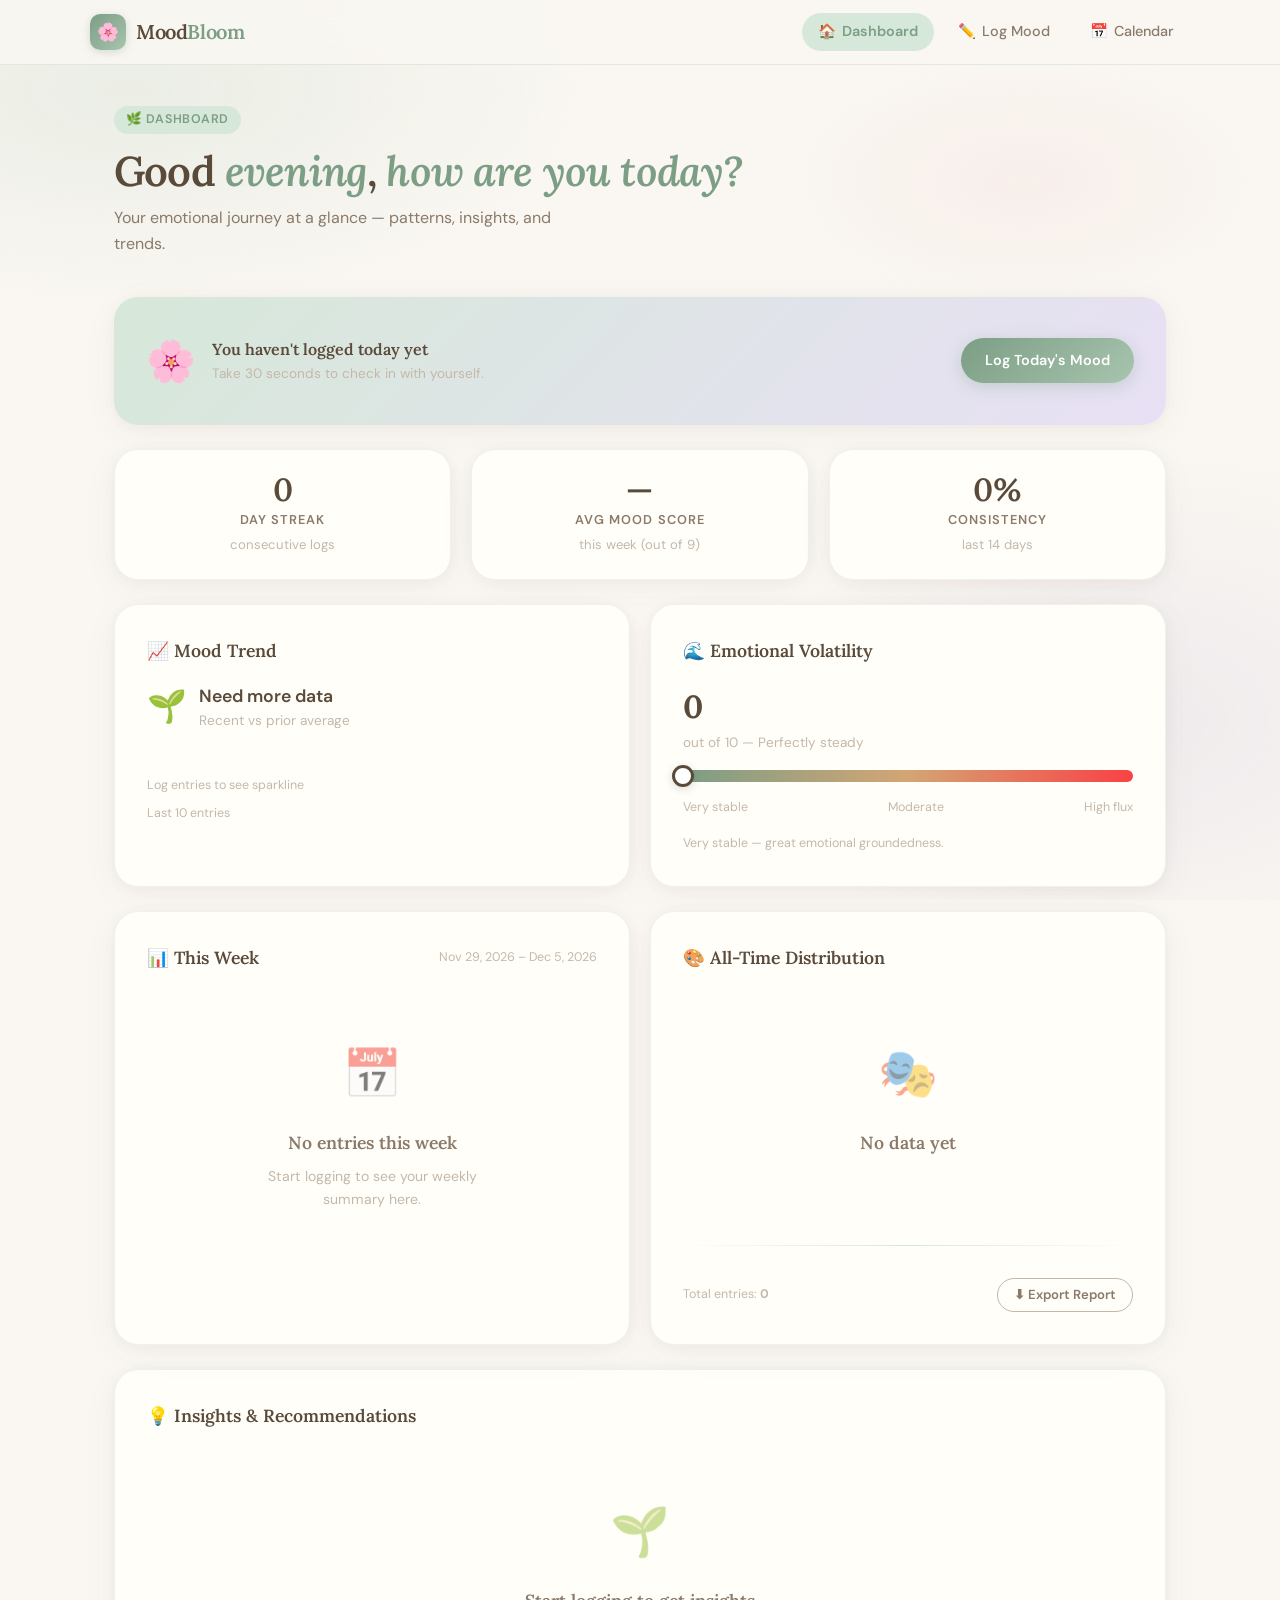
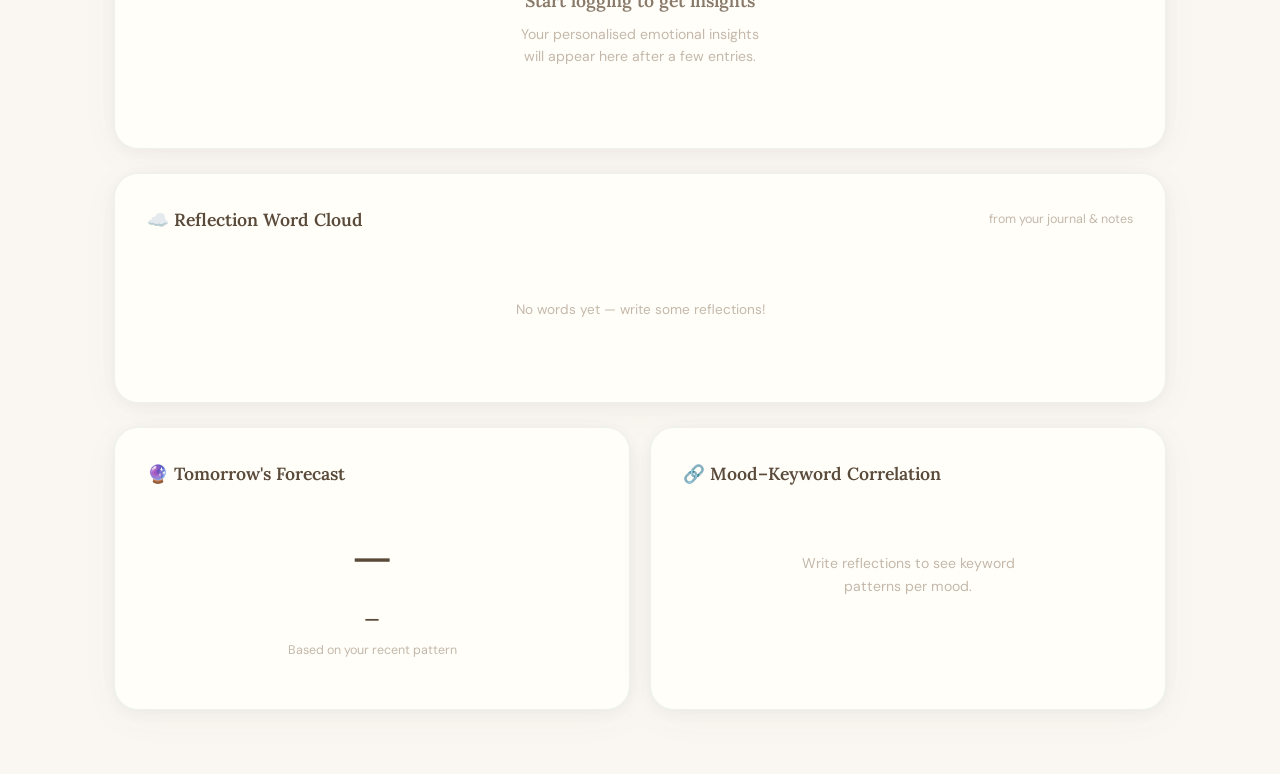
<file: index.html>
<!DOCTYPE html>
<html lang="en">
<head>
  <meta charset="UTF-8">
  <meta name="viewport" content="width=device-width, initial-scale=1.0">
  <title>MoodBloom — Dashboard</title>
  <link rel="stylesheet" href="style.css">
  <link rel="icon" href="data:image/svg+xml,<svg xmlns='http://www.w3.org/2000/svg' viewBox='0 0 100 100'><text y='.9em' font-size='90'>🌸</text></svg>">
</head>
<body>

<!-- Navigation -->
<nav class="nav">
  <div class="nav-inner">
    <a href="index.html" class="nav-logo">
      <div class="nav-logo-icon">🌸</div>
      <span class="nav-logo-text">Mood<span>Bloom</span></span>
    </a>
    <ul class="nav-links">
      <li><a href="index.html"    data-page="home"    class="active"><span>🏠</span><span>Dashboard</span></a></li>
      <li><a href="logmoods.html" data-page="log">    <span>✏️</span><span>Log Mood</span></a></li>
      <li><a href="calendar.html" data-page="cal">    <span>📅</span><span>Calendar</span></a></li>
    </ul>
  </div>
</nav>

<!-- Page -->
<main class="page" id="dashPage">

  <!-- Header -->
  <div class="page-header">
    <div class="page-tag">🌿 Dashboard</div>
    <h1>Good <em id="timeGreeting">morning</em>, <em>how are you today?</em></h1>
    <p>Your emotional journey at a glance — patterns, insights, and trends.</p>
  </div>

  <!-- Quick-log CTA or today's entry -->
  <div id="todayBanner" class="card mb-3" style="background:linear-gradient(135deg,var(--sage-pale),var(--lav-pale));border:none">
    <!-- filled by JS -->
  </div>

  <!-- Stat row -->
  <div class="grid-3 mb-3" id="statsRow">
    <div class="stat-card">
      <div class="stat-value" id="statStreak">—</div>
      <div class="stat-label">Day Streak</div>
      <div class="stat-sub">consecutive logs</div>
    </div>
    <div class="stat-card">
      <div class="stat-value" id="statAvg">—</div>
      <div class="stat-label">Avg Mood Score</div>
      <div class="stat-sub">this week (out of 9)</div>
    </div>
    <div class="stat-card">
      <div class="stat-value" id="statConsist">—</div>
      <div class="stat-label">Consistency</div>
      <div class="stat-sub">last 14 days</div>
    </div>
  </div>

  <!-- Grid: Trend + Volatility -->
  <div class="grid-2 mb-3">
    <!-- Trend Panel -->
    <div class="card">
      <div class="card-title">📈 Mood Trend</div>
      <div id="trendDisplay" style="display:flex;align-items:center;gap:12px;margin-bottom:1rem">
        <span id="trendEmoji" style="font-size:2rem">—</span>
        <div>
          <div style="font-size:1.1rem;font-weight:600;color:var(--bark)" id="trendLabel">Loading...</div>
          <div class="text-sm text-muted" id="trendSub">comparing recent vs prior entries</div>
        </div>
      </div>
      <!-- Mini spark-line -->
      <div style="display:flex;align-items:flex-end;gap:4px;height:48px;margin-top:0.5rem" id="sparkLine"></div>
      <div class="text-xs text-muted mt-1">Last 10 entries</div>
    </div>

    <!-- Volatility -->
    <div class="card">
      <div class="card-title">🌊 Emotional Volatility</div>
      <div style="margin-bottom:0.75rem">
        <div style="font-size:2rem;font-weight:700;color:var(--bark);font-family:var(--font-display)" id="volScore">—</div>
        <div class="text-sm text-muted">out of 10 — <span id="volLabel">calculating…</span></div>
      </div>
      <div class="volatility-bar">
        <div class="volatility-thumb" id="volThumb" style="left:0%"></div>
      </div>
      <div style="display:flex;justify-content:space-between;margin-top:6px" class="text-xs text-muted">
        <span>Very stable</span><span>Moderate</span><span>High flux</span>
      </div>
      <div class="text-xs text-muted mt-2" id="volInsight"></div>
    </div>
  </div>

  <!-- Grid: Weekly breakdown + Mood distribution -->
  <div class="grid-2 mb-3">

    <!-- Weekly Summary -->
    <div class="card">
      <div class="flex-between mb-2">
        <div class="card-title" style="margin:0">📊 This Week</div>
        <div id="weekDateRange" class="text-xs text-muted"></div>
      </div>
      <div id="weeklyEmpty" class="empty-state hidden">
        <div class="empty-state-icon">📅</div>
        <div class="empty-state-title">No entries this week</div>
        <div class="empty-state-text">Start logging to see your weekly summary here.</div>
      </div>
      <div id="weeklyContent">
        <div style="margin-bottom:1rem;padding:1rem;background:var(--cream);border-radius:12px;text-align:center">
          <div style="font-size:1.8rem" id="weekDominantEmoji">—</div>
          <div style="font-weight:600;color:var(--bark);margin-top:4px" id="weekDominantLabel">Most frequent mood</div>
          <div class="text-xs text-muted mt-1">Best day: <strong id="weekBestDay">—</strong></div>
        </div>
        <div id="weekBarChart" class="bar-chart"></div>
      </div>
    </div>

    <!-- Mood distribution (all time) -->
    <div class="card">
      <div class="card-title">🎨 All-Time Distribution</div>
      <div id="allTimeEmpty" class="empty-state hidden">
        <div class="empty-state-icon">🎭</div>
        <div class="empty-state-title">No data yet</div>
      </div>
      <div id="allTimeChart" class="bar-chart"></div>
      <div class="section-divider"></div>
      <div class="flex-between text-xs text-muted" style="margin-top:0.75rem">
        <span>Total entries: <strong id="totalEntries">0</strong></span>
        <button class="btn btn-sm btn-ghost" id="exportBtn">⬇ Export Report</button>
      </div>
    </div>

  </div>

  <!-- Insights Panel -->
  <div class="card mb-3">
    <div class="card-title">💡 Insights & Recommendations</div>
    <div id="insightsList" style="display:flex;flex-direction:column;gap:0.75rem"></div>
  </div>

  <!-- Word Cloud -->
  <div class="card mb-3">
    <div class="flex-between mb-2">
      <div class="card-title" style="margin:0">☁️ Reflection Word Cloud</div>
      <div class="text-xs text-muted">from your journal & notes</div>
    </div>
    <div id="wordCloud"></div>
  </div>

  <!-- Prediction + Keyword Correlation -->
  <div class="grid-2">
    <div class="card">
      <div class="card-title">🔮 Tomorrow's Forecast</div>
      <div id="predictionBox" style="text-align:center;padding:1rem">
        <div style="font-size:3rem" id="predEmoji">—</div>
        <div style="font-size:1.1rem;font-weight:600;color:var(--bark);margin-top:8px" id="predLabel">—</div>
        <div class="text-xs text-muted mt-1">Based on your recent pattern</div>
      </div>
    </div>
    <div class="card">
      <div class="card-title">🔗 Mood–Keyword Correlation</div>
      <div id="correlationList" style="display:flex;flex-direction:column;gap:8px">
        <div class="empty-state">
          <div class="empty-state-text">Write reflections to see keyword patterns per mood.</div>
        </div>
      </div>
    </div>
  </div>

</main>

<!-- Toast -->
<div id="toastContainer"></div>

<script src="style.js"></script>
<script>
(function() {

  // Greet by time
  const hour = new Date().getHours();
  const greetEl = document.getElementById('timeGreeting');
  if (greetEl) {
    if (hour < 12) greetEl.textContent = 'morning';
    else if (hour < 17) greetEl.textContent = 'afternoon';
    else greetEl.textContent = 'evening';
  }

  function renderDashboard() {
    const entries = State.getAllEntries();

    // ── Today Banner ────────────────────────────────────────────────────────
    const banner  = document.getElementById('todayBanner');
    const todayEntry = State.getEntryByDate(today());
    if (todayEntry) {
      const m = MOODS[todayEntry.mood] || MOODS.neutral;
      banner.innerHTML = `
        <div style="display:flex;align-items:center;gap:1rem;flex-wrap:wrap">
          <div style="font-size:2.5rem">${m.emoji}</div>
          <div style="flex:1">
            <div style="font-weight:600;color:var(--bark);font-family:var(--font-display)">Today you're feeling <em>${m.label}</em></div>
            <div class="text-sm text-muted">${todayEntry.note || 'No note added'} · Intensity ${todayEntry.intensity}/10</div>
          </div>
          <a href="logmoods.html" class="btn btn-secondary btn-sm">Edit Today's Entry</a>
        </div>`;
    } else {
      banner.innerHTML = `
        <div style="display:flex;align-items:center;gap:1rem;flex-wrap:wrap">
          <div style="font-size:2.5rem">🌸</div>
          <div style="flex:1">
            <div style="font-weight:600;color:var(--bark);font-family:var(--font-display)">You haven't logged today yet</div>
            <div class="text-sm text-muted">Take 30 seconds to check in with yourself.</div>
          </div>
          <a href="logmoods.html" class="btn btn-primary">Log Today's Mood</a>
        </div>`;
    }

    // ── Stats ───────────────────────────────────────────────────────────────
    // Streak
    let streak = 0;
    const todayStr = today();
    for (let i = 0; i < 365; i++) {
      if (State.getEntryByDate(addDays(todayStr, -i))) streak++;
      else break;
    }
    document.getElementById('statStreak').textContent = streak;

    // Weekly avg
    const wSummary = Analytics.weeklySummary(entries);
    document.getElementById('statAvg').textContent = wSummary ? wSummary.avgScore : '—';

    // Consistency
    const consist = Analytics.consistency(entries);
    document.getElementById('statConsist').textContent = consist + '%';

    // ── Trend ───────────────────────────────────────────────────────────────
    const trend = Analytics.trendAnalysis(entries);
    const trendEmojis = { improving:'🚀', declining:'📉', stable:'⚖️', insufficient:'🌱' };
    document.getElementById('trendEmoji').textContent = trendEmojis[trend.trend] || '—';
    document.getElementById('trendLabel').textContent = trend.label;
    const deltaTxt = trend.delta != null ? ` (Δ ${trend.delta > 0 ? '+' : ''}${trend.delta?.toFixed(1)})` : '';
    document.getElementById('trendSub').textContent = `Recent vs prior average${deltaTxt}`;

    // Sparkline
    const spark = document.getElementById('sparkLine');
    spark.innerHTML = '';
    const sparkEntries = entries.slice(0, 10).reverse();
    sparkEntries.forEach(e => {
      const m = MOODS[e.mood] || MOODS.neutral;
      const h = Math.max(8, (m.score / 9) * 48);
      const bar = document.createElement('div');
      bar.title = `${m.emoji} ${e.date}`;
      bar.style.cssText = `flex:1;height:${h}px;background:${m.color};border-radius:4px 4px 0 0;opacity:0.8;transition:opacity 0.2s;cursor:default`;
      bar.addEventListener('mouseenter', () => bar.style.opacity = '1');
      bar.addEventListener('mouseleave', () => bar.style.opacity = '0.8');
      spark.appendChild(bar);
    });
    if (!sparkEntries.length) spark.innerHTML = '<span class="text-xs text-muted">Log entries to see sparkline</span>';

    // ── Volatility ──────────────────────────────────────────────────────────
    const vol = Analytics.volatilityIndex(entries);
    document.getElementById('volScore').textContent = vol;
    document.getElementById('volThumb').style.left = (vol / 10 * 100) + '%';
    const volLabels = { 0:'Perfectly steady', 3:'Gently flowing', 5:'Moderately variable', 7:'Quite turbulent', 9:'Highly volatile' };
    const closest   = Object.keys(volLabels).sort((a,b) => Math.abs(a-vol)-Math.abs(b-vol))[0];
    document.getElementById('volLabel').textContent = volLabels[closest];
    document.getElementById('volInsight').textContent = vol >= 6
      ? 'High volatility can signal stress or big changes — journaling helps.'
      : vol <= 2 ? 'Very stable — great emotional groundedness.' : 'Healthy variability — you\'re responding to life naturally.';

    // ── Weekly Summary ──────────────────────────────────────────────────────
    const ws = Analytics.weeklySummary(entries);
    const wStart = getWeekStart(today());
    document.getElementById('weekDateRange').textContent =
      formatDate(wStart, {month:'short',day:'numeric'}) + ' – ' + formatDate(addDays(wStart,6), {month:'short',day:'numeric'});

    if (!ws) {
      document.getElementById('weeklyEmpty').classList.remove('hidden');
      document.getElementById('weeklyContent').classList.add('hidden');
    } else {
      document.getElementById('weeklyEmpty').classList.add('hidden');
      document.getElementById('weeklyContent').classList.remove('hidden');
      const dm = MOODS[ws.dominant] || MOODS.neutral;
      document.getElementById('weekDominantEmoji').textContent = dm.emoji;
      document.getElementById('weekDominantLabel').textContent = dm.label;
      document.getElementById('weekBestDay').textContent = ws.bestDay ? formatDate(ws.bestDay.date,{weekday:'long',month:'short',day:'numeric'}) : '—';

      const wData = Object.entries(ws.moodCounts).map(([mood,cnt]) => ({
        label: (MOODS[mood]?.emoji || '') + ' ' + (MOODS[mood]?.label || mood),
        count: cnt,
        color: MOODS[mood]?.color,
      }));
      buildBarChart(document.getElementById('weekBarChart'), wData);
    }

    // ── All-Time Distribution ────────────────────────────────────────────────
    if (!entries.length) {
      document.getElementById('allTimeEmpty').classList.remove('hidden');
      document.getElementById('allTimeChart').innerHTML = '';
    } else {
      document.getElementById('allTimeEmpty').classList.add('hidden');
      const counts = {};
      entries.forEach(e => { counts[e.mood] = (counts[e.mood]||0)+1; });
      const atData = Object.entries(counts)
        .sort((a,b)=>b[1]-a[1])
        .map(([mood,cnt]) => ({
          label: (MOODS[mood]?.emoji||'') + ' ' + (MOODS[mood]?.label||mood),
          count: cnt, color: MOODS[mood]?.color,
        }));
      buildBarChart(document.getElementById('allTimeChart'), atData);
    }
    document.getElementById('totalEntries').textContent = entries.length;

    // ── Insights ─────────────────────────────────────────────────────────────
    const insightsList = document.getElementById('insightsList');
    insightsList.innerHTML = '';
    if (!entries.length) {
      insightsList.innerHTML = `<div class="empty-state"><div class="empty-state-icon">🌱</div><div class="empty-state-title">Start logging to get insights</div><div class="empty-state-text">Your personalised emotional insights will appear here after a few entries.</div></div>`;
    } else {
      Analytics.generateInsights(entries).forEach(insight => {
        insightsList.appendChild(buildInsightCard(insight));
      });
    }

    // ── Word Cloud ────────────────────────────────────────────────────────────
    const freq = Analytics.allWordFreq(entries);
    buildWordCloud(freq, document.getElementById('wordCloud'));

    // ── Prediction ────────────────────────────────────────────────────────────
    const pred = Analytics.predictNextMood(entries);
    if (pred) {
      const pm = MOODS[pred];
      document.getElementById('predEmoji').textContent  = pm?.emoji || '—';
      document.getElementById('predLabel').textContent  = pm?.label || pred;
    }

    // ── Correlation ───────────────────────────────────────────────────────────
    const corr = Analytics.keywordCorrelation(entries);
    const corrList = document.getElementById('correlationList');
    corrList.innerHTML = '';
    const corrEntries = Object.entries(corr).filter(([,kws]) => kws.length);
    if (!corrEntries.length) {
      corrList.innerHTML = `<div class="empty-state"><div class="empty-state-text">Write reflections to see keyword patterns per mood.</div></div>`;
    } else {
      corrEntries.forEach(([mood, kws]) => {
        const m = MOODS[mood] || MOODS.neutral;
        const row = document.createElement('div');
        row.style.cssText = 'display:flex;align-items:center;gap:8px;flex-wrap:wrap';
        row.innerHTML = `<span style="font-size:1.1rem">${m.emoji}</span>
          <span class="text-sm" style="font-weight:600;color:var(--bark);min-width:60px">${m.label}</span>
          ${kws.map(w=>`<span style="background:${m.color}22;color:${m.color};padding:2px 8px;border-radius:99px;font-size:0.75rem;font-weight:600">${w}</span>`).join('')}`;
        corrList.appendChild(row);
      });
    }
  }

  // Export button
  document.getElementById('exportBtn').addEventListener('click', () => {
    exportReport(State.getAllEntries());
  });

  // Re-render on state change
  State.subscribe(renderDashboard);
  renderDashboard();

})();
</script>
</body>
</html>
</file>
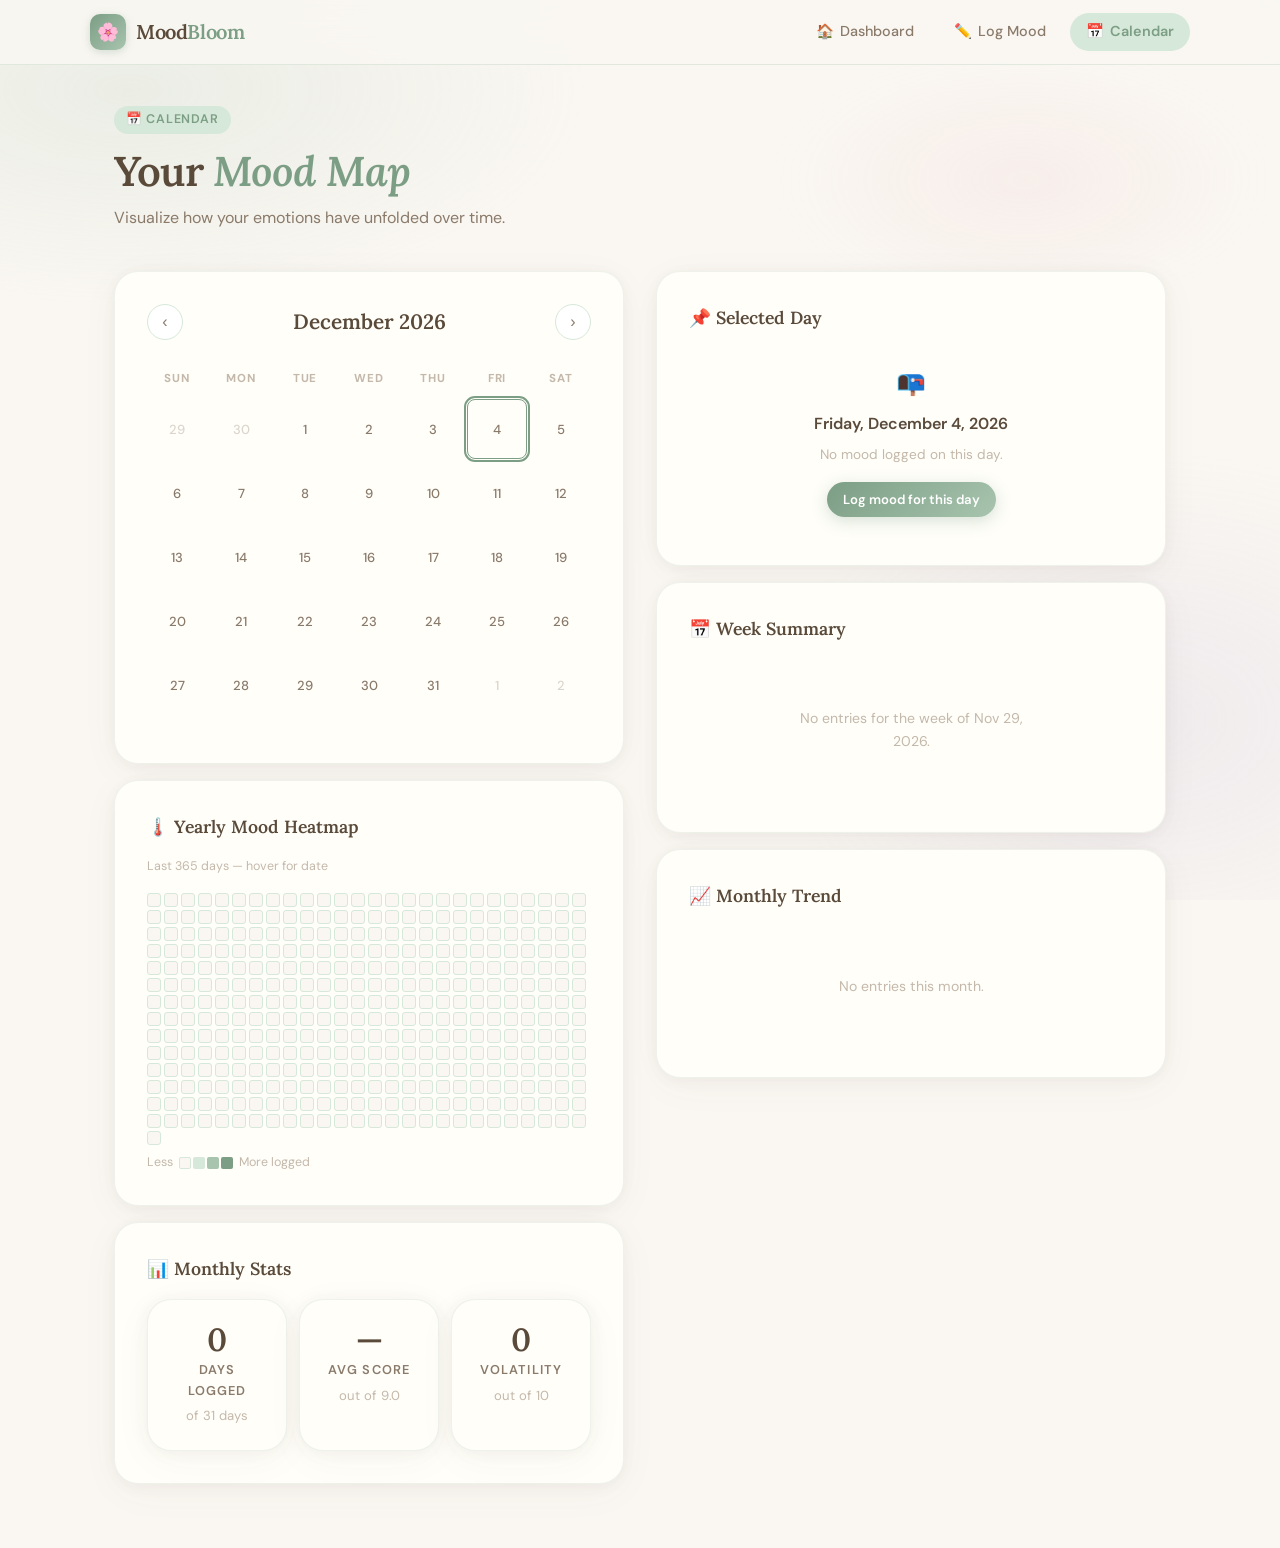
<file: calendar.html>
<!DOCTYPE html>
<html lang="en">
<head>
  <meta charset="UTF-8">
  <meta name="viewport" content="width=device-width, initial-scale=1.0">
  <title>MoodBloom — Calendar</title>
  <link rel="stylesheet" href="style.css">
  <link rel="icon" href="data:image/svg+xml,<svg xmlns='http://www.w3.org/2000/svg' viewBox='0 0 100 100'><text y='.9em' font-size='90'>🌸</text></svg>">
  <style>
    .cal-day { position: relative; }
    .cal-day:focus { outline: 2px solid var(--sage); outline-offset: 2px; }
    .detail-panel {
      position: sticky;
      top: 88px;
    }
    .month-legend {
      display: flex;
      flex-wrap: wrap;
      gap: 6px;
      margin-top: 1rem;
    }
    .legend-item {
      display: flex;
      align-items: center;
      gap: 5px;
      font-size: 0.75rem;
      color: var(--bark-light);
    }
    .legend-dot {
      width: 12px;
      height: 12px;
      border-radius: 50%;
    }
    #heatStrip {
      display: flex;
      gap: 3px;
      flex-wrap: wrap;
      margin-top: 0.75rem;
    }
    .heat-cell {
      width: 14px;
      height: 14px;
      border-radius: 3px;
      cursor: pointer;
      transition: transform 0.15s;
    }
    .heat-cell:hover { transform: scale(1.4); }
  </style>
</head>
<body>

<!-- Navigation -->
<nav class="nav">
  <div class="nav-inner">
    <a href="index.html" class="nav-logo">
      <div class="nav-logo-icon">🌸</div>
      <span class="nav-logo-text">Mood<span>Bloom</span></span>
    </a>
    <ul class="nav-links">
      <li><a href="index.html"    data-page="home"><span>🏠</span><span>Dashboard</span></a></li>
      <li><a href="logmoods.html" data-page="log"><span>✏️</span><span>Log Mood</span></a></li>
      <li><a href="calendar.html" data-page="cal" class="active"><span>📅</span><span>Calendar</span></a></li>
    </ul>
  </div>
</nav>

<main class="page">

  <div class="page-header">
    <div class="page-tag">📅 Calendar</div>
    <h1>Your <em>Mood Map</em></h1>
    <p>Visualize how your emotions have unfolded over time.</p>
  </div>

  <div class="grid-2" style="gap:2rem;align-items:start">

    <!-- ── LEFT: Calendar ─────────────────────────────────────────────────── -->
    <div>
      <div class="card">
        <!-- Month nav -->
        <div class="cal-header">
          <button class="cal-nav-btn" id="prevMonth" aria-label="Previous month">‹</button>
          <div class="cal-title" id="calTitle">Month Year</div>
          <button class="cal-nav-btn" id="nextMonth" aria-label="Next month">›</button>
        </div>

        <!-- Day-of-week headers -->
        <div class="cal-grid" id="calDowRow">
          <!-- filled by JS -->
        </div>

        <!-- Calendar days -->
        <div class="cal-grid" id="calDays" style="margin-top:4px">
          <!-- filled by JS -->
        </div>

        <!-- Legend -->
        <div class="month-legend" id="monthLegend"></div>
      </div>

      <!-- Mood Frequency Heatmap (yearly overview) -->
      <div class="card mt-2">
        <div class="card-title">🌡️ Yearly Mood Heatmap</div>
        <div class="text-xs text-muted mb-2">Last 365 days — hover for date</div>
        <div id="heatStrip"></div>
        <div style="display:flex;align-items:center;gap:6px;margin-top:8px" class="text-xs text-muted">
          <span>Less</span>
          <div style="display:flex;gap:2px">
            <div style="width:12px;height:12px;border-radius:2px;background:var(--cream);border:1px solid var(--sage-pale)"></div>
            <div style="width:12px;height:12px;border-radius:2px;background:var(--sage-pale)"></div>
            <div style="width:12px;height:12px;border-radius:2px;background:var(--sage-light)"></div>
            <div style="width:12px;height:12px;border-radius:2px;background:var(--sage)"></div>
          </div>
          <span>More logged</span>
        </div>
      </div>

      <!-- Monthly Statistics -->
      <div class="card mt-2">
        <div class="card-title">📊 Monthly Stats</div>
        <div class="grid-3" id="monthStats" style="gap:0.75rem">
          <!-- filled by JS -->
        </div>
      </div>
    </div>

    <!-- ── RIGHT: Detail + Weekly Summary ─────────────────────────────────── -->
    <div class="detail-panel">

      <!-- Selected Day Detail -->
      <div class="card mb-2" id="dayDetail">
        <div class="card-title">📌 Selected Day</div>
        <div id="dayDetailContent">
          <div class="empty-state">
            <div class="empty-state-icon">👆</div>
            <div class="empty-state-title">Click a day</div>
            <div class="empty-state-text">Select any calendar day to see its mood entry.</div>
          </div>
        </div>
      </div>

      <!-- Weekly Summary -->
      <div class="card mb-2">
        <div class="card-title">📅 Week Summary</div>
        <div id="weekSummaryContent">
          <div class="empty-state">
            <div class="empty-state-text">Select a day to see that week's summary.</div>
          </div>
        </div>
      </div>

      <!-- Monthly Trend -->
      <div class="card">
        <div class="card-title">📈 Monthly Trend</div>
        <div id="monthTrendContent">
          <!-- filled by JS -->
        </div>
      </div>

    </div>
  </div>

</main>

<div id="toastContainer"></div>
<script src="style.js"></script>
<script>
(function() {

  const DAYS_OF_WEEK = ['Sun','Mon','Tue','Wed','Thu','Fri','Sat'];
  const MONTHS = ['January','February','March','April','May','June','July','August','September','October','November','December'];

  let currentYear  = new Date().getFullYear();
  let currentMonth = new Date().getMonth() + 1; // 1-indexed
  let selectedDate = today();

  // Build day-of-week header
  const dowRow = document.getElementById('calDowRow');
  DAYS_OF_WEEK.forEach(d => {
    const cell = document.createElement('div');
    cell.className = 'cal-dow';
    cell.textContent = d;
    dowRow.appendChild(cell);
  });

  // ── Render calendar ──────────────────────────────────────────────────────
  function renderCalendar() {
    const entries = State.getAllEntries();
    const byDate  = {};
    entries.forEach(e => { byDate[e.date] = e; });

    document.getElementById('calTitle').textContent = `${MONTHS[currentMonth-1]} ${currentYear}`;

    const grid     = document.getElementById('calDays');
    const legend   = document.getElementById('monthLegend');
    grid.innerHTML = '';
    legend.innerHTML = '';

    const firstDay   = getFirstDayOfMonth(currentYear, currentMonth);
    const daysInMon  = getDaysInMonth(currentYear, currentMonth);
    const daysInPrev = getDaysInMonth(currentYear, currentMonth - 1 || 12);
    const todayStr   = today();

    const moodsThisMonth = new Set();
    let totalScore = 0, scoredDays = 0;

    // Trailing days from prev month
    for (let i = firstDay - 1; i >= 0; i--) {
      const day  = daysInPrev - i;
      const cell = document.createElement('div');
      cell.className = 'cal-day other-month';
      cell.innerHTML = `<span class="cal-day-num">${day}</span>`;
      grid.appendChild(cell);
    }

    // Current month days
    for (let d = 1; d <= daysInMon; d++) {
      const ds   = `${currentYear}-${String(currentMonth).padStart(2,'0')}-${String(d).padStart(2,'0')}`;
      const entry= byDate[ds];
      const m    = entry ? (MOODS[entry.mood] || MOODS.neutral) : null;
      const cell = document.createElement('div');
      cell.className = 'cal-day' + (ds === todayStr ? ' today' : '') + (ds === selectedDate ? ' selected-day' : '');
      cell.tabIndex = 0;
      cell.setAttribute('role', 'button');
      cell.setAttribute('aria-label', ds);

      if (m) {
        cell.style.setProperty('--mood-bg',     m.color + '25');
        cell.style.setProperty('--mood-border',  m.color + '66');
        cell.classList.add('has-mood');
        moodsThisMonth.add(entry.mood);
        totalScore += m.score * (entry.intensity / 5);
        scoredDays++;
        cell.innerHTML = `<span class="cal-day-num">${d}</span><span class="cal-day-emoji">${m.emoji}</span>`;
      } else {
        cell.innerHTML = `<span class="cal-day-num">${d}</span>`;
      }

      cell.addEventListener('click', () => selectDay(ds, entry));
      cell.addEventListener('keydown', e => { if (e.key==='Enter'||e.key===' ') selectDay(ds, entry); });
      grid.appendChild(cell);
    }

    // Leading days of next month
    const totalCells = Math.ceil((firstDay + daysInMon) / 7) * 7;
    const trailing   = totalCells - firstDay - daysInMon;
    for (let d = 1; d <= trailing; d++) {
      const cell = document.createElement('div');
      cell.className = 'cal-day other-month';
      cell.innerHTML = `<span class="cal-day-num">${d}</span>`;
      grid.appendChild(cell);
    }

    // Legend
    moodsThisMonth.forEach(moodKey => {
      const m    = MOODS[moodKey];
      const item = document.createElement('div');
      item.className = 'legend-item';
      item.innerHTML = `<span class="legend-dot" style="background:${m.color}"></span>${m.emoji} ${m.label}`;
      legend.appendChild(item);
    });

    // Monthly stats
    renderMonthStats(entries, totalScore, scoredDays, daysInMon);

    // Monthly trend
    renderMonthTrend(entries);

    // Heatmap
    renderHeatmap(byDate);
  }

  // ── Select a day ─────────────────────────────────────────────────────────
  function selectDay(ds, entry) {
    selectedDate = ds;

    // highlight
    document.querySelectorAll('.cal-day.selected-day').forEach(c => c.classList.remove('selected-day'));
    document.querySelectorAll('.cal-day').forEach(c => {
      if (c.getAttribute('aria-label') === ds) c.classList.add('selected-day');
    });

    // Day detail
    const detail = document.getElementById('dayDetailContent');
    if (!entry) {
      detail.innerHTML = `
        <div style="text-align:center;padding:1rem">
          <div style="font-size:1.5rem;margin-bottom:8px">📭</div>
          <div style="font-weight:600;color:var(--bark)">${formatDate(ds, {weekday:'long',month:'long',day:'numeric'})}</div>
          <div class="text-sm text-muted mt-1">No mood logged on this day.</div>
          <a href="logmoods.html" class="btn btn-primary btn-sm" style="margin-top:1rem">Log mood for this day</a>
        </div>`;
    } else {
      const m = MOODS[entry.mood] || MOODS.neutral;
      const journal = State.getJournal(ds);
      detail.innerHTML = `
        <div style="text-align:center;margin-bottom:1rem">
          <div style="font-size:2.5rem">${m.emoji}</div>
          <div style="font-weight:600;font-family:var(--font-display);font-size:1.2rem;color:var(--bark);margin-top:6px">${m.label}</div>
          <div class="text-xs text-muted">${formatDate(ds, {weekday:'long',month:'long',day:'numeric'})}</div>
          <div style="display:flex;justify-content:center;gap:8px;margin-top:8px">
            <span class="mood-chip" style="background:${m.color}20;color:${m.color};border:1px solid ${m.color}44">⚡ ${entry.intensity}/10</span>
          </div>
        </div>
        ${entry.note ? `<div style="padding:0.75rem;background:var(--cream);border-radius:var(--radius-sm);margin-bottom:0.75rem;font-size:0.88rem;color:var(--bark)">💬 ${entry.note}</div>` : ''}
        ${entry.reflection ? `
          <div style="border-left:3px solid var(--sage-light);padding-left:0.75rem;margin-bottom:0.75rem">
            <div class="text-xs text-muted mb-1">Reflection</div>
            <div style="font-family:var(--font-hand);font-size:0.95rem;color:var(--bark);line-height:1.7">${entry.reflection}</div>
          </div>` : ''}
        ${journal ? `
          <div style="border-left:3px solid var(--lav-pale);padding-left:0.75rem">
            <div class="text-xs text-muted mb-1">Journal</div>
            <div style="font-family:var(--font-hand);font-size:0.9rem;color:var(--bark-light);line-height:1.7">${journal.slice(0,300)}${journal.length>300?'…':''}</div>
          </div>` : ''}
        <div style="display:flex;gap:6px;margin-top:1rem">
          <a href="logmoods.html" class="btn btn-secondary btn-sm">✏️ Edit</a>
          <button class="btn btn-danger btn-sm" id="deleteFromCal">🗑 Delete</button>
        </div>`;

      document.getElementById('deleteFromCal')?.addEventListener('click', () => {
        if (confirm('Delete this entry?')) {
          State.deleteEntry(entry.id);
          showToast('Entry deleted', 'info');
          renderCalendar();
          document.getElementById('dayDetailContent').innerHTML = '<div class="empty-state"><div class="empty-state-text">Entry deleted.</div></div>';
        }
      });
    }

    // Week summary
    renderWeekSummary(ds);
  }

  // ── Week Summary ──────────────────────────────────────────────────────────
  function renderWeekSummary(dateStr) {
    const entries = State.getAllEntries();
    const wStart  = getWeekStart(dateStr);
    const ws      = Analytics.weeklySummary(entries, wStart);
    const el      = document.getElementById('weekSummaryContent');

    if (!ws) {
      el.innerHTML = `<div class="empty-state"><div class="empty-state-text">No entries for the week of ${formatDate(wStart,{month:'short',day:'numeric'})}.</div></div>`;
      return;
    }

    const dm = MOODS[ws.dominant] || MOODS.neutral;
    let html = `
      <div style="display:flex;align-items:center;gap:10px;margin-bottom:1rem">
        <div style="font-size:1.8rem">${dm.emoji}</div>
        <div>
          <div style="font-weight:600;color:var(--bark)">${dm.label} week</div>
          <div class="text-xs text-muted">${formatDate(wStart,{month:'short',day:'numeric'})} – ${formatDate(addDays(wStart,6),{month:'short',day:'numeric'})}</div>
        </div>
        <div style="margin-left:auto;text-align:right">
          <div style="font-size:1.4rem;font-weight:700;color:var(--bark);font-family:var(--font-display)">${ws.avgScore}</div>
          <div class="text-xs text-muted">avg score</div>
        </div>
      </div>`;

    html += `<div class="bar-chart" id="wsBarInline">`;
    Object.entries(ws.moodCounts).sort((a,b)=>b[1]-a[1]).forEach(([mood,cnt]) => {
      const m = MOODS[mood] || MOODS.neutral;
      const pct = Math.round((cnt / ws.total) * 100);
      html += `<div class="bar-row">
        <span class="bar-label">${m.emoji} ${m.label}</span>
        <div class="bar-track"><div class="bar-fill" style="width:${pct}%;background:${m.color}"></div></div>
        <span class="bar-count">${cnt}</span>
      </div>`;
    });
    html += `</div>`;

    if (ws.bestDay) {
      html += `<div class="text-xs text-muted mt-2">🏆 Best day: <strong>${formatDate(ws.bestDay.date,{weekday:'long'})}</strong></div>`;
    }

    el.innerHTML = html;
  }

  // ── Month Stats ──────────────────────────────────────────────────────────
  function renderMonthStats(entries, totalScore, scoredDays, daysInMon) {
    const prefix = `${currentYear}-${String(currentMonth).padStart(2,'0')}`;
    const mo     = entries.filter(e => e.date.startsWith(prefix));
    const trend  = Analytics.trendAnalysis(mo);
    const vol    = Analytics.volatilityIndex(mo);

    const statsEl = document.getElementById('monthStats');
    statsEl.innerHTML = `
      <div class="stat-card card-sm">
        <div class="stat-value">${mo.length}</div>
        <div class="stat-label">Days logged</div>
        <div class="stat-sub">of ${daysInMon} days</div>
      </div>
      <div class="stat-card card-sm">
        <div class="stat-value">${scoredDays ? (totalScore/scoredDays).toFixed(1) : '—'}</div>
        <div class="stat-label">Avg Score</div>
        <div class="stat-sub">out of 9.0</div>
      </div>
      <div class="stat-card card-sm">
        <div class="stat-value">${vol}</div>
        <div class="stat-label">Volatility</div>
        <div class="stat-sub">out of 10</div>
      </div>`;
  }

  // ── Monthly Trend mini-chart ──────────────────────────────────────────────
  function renderMonthTrend(entries) {
    const prefix = `${currentYear}-${String(currentMonth).padStart(2,'0')}`;
    const mo     = entries.filter(e => e.date.startsWith(prefix)).reverse();
    const el     = document.getElementById('monthTrendContent');

    if (!mo.length) {
      el.innerHTML = '<div class="empty-state"><div class="empty-state-text">No entries this month.</div></div>';
      return;
    }

    const trend = Analytics.trendAnalysis(mo);
    const trendDir = { improving:'🚀 Improving', declining:'📉 Declining', stable:'⚖️ Stable', insufficient:'🌱 Not enough data' };
    const trendClass = { improving:'trend-up', declining:'trend-down', stable:'trend-stable', insufficient:'trend-stable' };

    let html = `<div style="margin-bottom:1rem">
      <span class="trend-badge ${trendClass[trend.trend]}">${trendDir[trend.trend]}</span>
    </div>
    <div style="display:flex;align-items:flex-end;gap:3px;height:56px">`;

    mo.forEach(e => {
      const m = MOODS[e.mood] || MOODS.neutral;
      const h = Math.max(6, (m.score / 9) * 56);
      html += `<div title="${m.emoji} ${formatDate(e.date,{month:'short',day:'numeric'})}"
        style="flex:1;height:${h}px;background:${m.color};border-radius:3px 3px 0 0;opacity:0.85;cursor:default;transition:opacity 0.2s"
        onmouseenter="this.style.opacity=1" onmouseleave="this.style.opacity=0.85"></div>`;
    });

    html += `</div>
    <div style="display:flex;justify-content:space-between;margin-top:4px" class="text-xs text-muted">
      <span>${formatDate(mo[0].date,{month:'short',day:'numeric'})}</span>
      <span>${formatDate(mo[mo.length-1].date,{month:'short',day:'numeric'})}</span>
    </div>`;

    el.innerHTML = html;
  }

  // ── Yearly Heatmap ────────────────────────────────────────────────────────
  function renderHeatmap(byDate) {
    const strip = document.getElementById('heatStrip');
    strip.innerHTML = '';
    const todayStr = today();
    for (let i = 364; i >= 0; i--) {
      const ds    = addDays(todayStr, -i);
      const entry = byDate[ds];
      const cell  = document.createElement('div');
      cell.className = 'heat-cell';
      cell.title    = ds + (entry ? ` — ${MOODS[entry.mood]?.label}` : ' — no entry');

      if (entry) {
        const m = MOODS[entry.mood] || MOODS.neutral;
        const intensity = entry.intensity / 10;
        cell.style.background = m.color;
        cell.style.opacity     = 0.3 + intensity * 0.7;
      } else {
        cell.style.background = 'var(--cream)';
        cell.style.border     = '1px solid var(--sage-pale)';
      }

      cell.addEventListener('click', () => {
        if (entry) selectDay(ds, entry);
      });
      strip.appendChild(cell);
    }
  }

  // ── Month navigation ──────────────────────────────────────────────────────
  document.getElementById('prevMonth').addEventListener('click', () => {
    currentMonth--;
    if (currentMonth < 1) { currentMonth = 12; currentYear--; }
    renderCalendar();
  });

  document.getElementById('nextMonth').addEventListener('click', () => {
    currentMonth++;
    if (currentMonth > 12) { currentMonth = 1; currentYear++; }
    renderCalendar();
  });

  // ── Style for selected day ────────────────────────────────────────────────
  const style = document.createElement('style');
  style.textContent = `.cal-day.selected-day { outline: 2px solid var(--sage); outline-offset: 1px; }`;
  document.head.appendChild(style);

  // ── Init ──────────────────────────────────────────────────────────────────
  State.subscribe(renderCalendar);
  renderCalendar();
  // Show today's entry by default
  const todayEntry = State.getEntryByDate(today());
  selectDay(today(), todayEntry || null);

})();
</script>
</body>
</html>
</file>
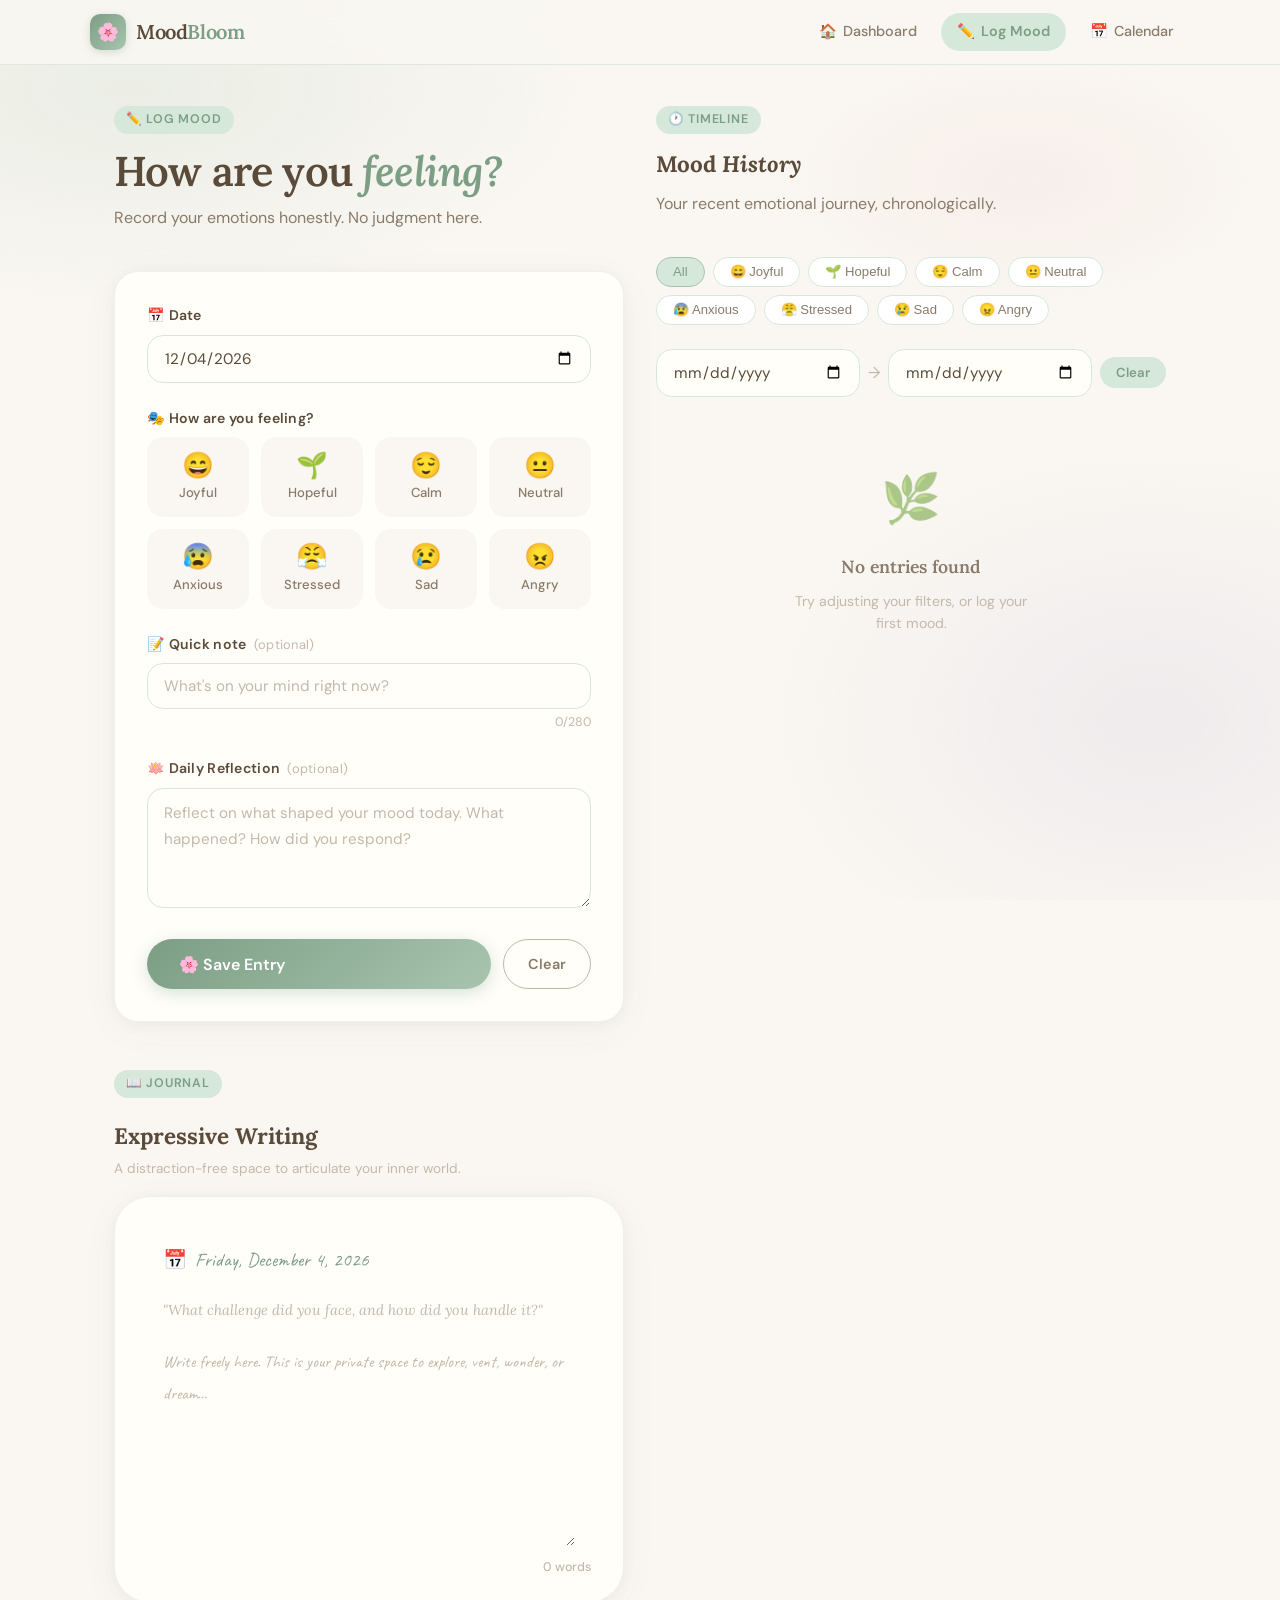
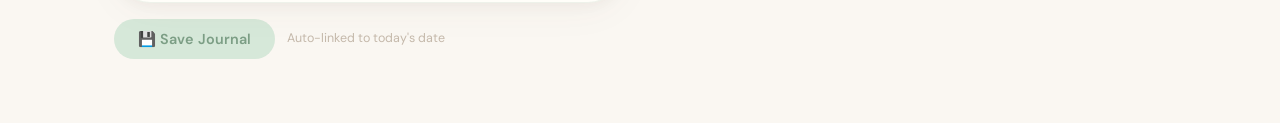
<file: logmoods.html>
<!DOCTYPE html>
<html lang="en">
<head>
  <meta charset="UTF-8">
  <meta name="viewport" content="width=device-width, initial-scale=1.0">
  <title>MoodBloom — Log Mood</title>
  <link rel="stylesheet" href="style.css">
  <link rel="icon" href="data:image/svg+xml,<svg xmlns='http://www.w3.org/2000/svg' viewBox='0 0 100 100'><text y='.9em' font-size='90'>🌸</text></svg>">
</head>
<body>

<!-- Navigation -->
<nav class="nav">
  <div class="nav-inner">
    <a href="index.html" class="nav-logo">
      <div class="nav-logo-icon">🌸</div>
      <span class="nav-logo-text">Mood<span>Bloom</span></span>
    </a>
    <ul class="nav-links">
      <li><a href="index.html"    data-page="home"><span>🏠</span><span>Dashboard</span></a></li>
      <li><a href="logmoods.html" data-page="log" class="active"><span>✏️</span><span>Log Mood</span></a></li>
      <li><a href="calendar.html" data-page="cal"><span>📅</span><span>Calendar</span></a></li>
    </ul>
  </div>
</nav>

<main class="page">

  <div class="grid-2" style="gap:2rem;align-items:start">

    <!-- ── LEFT: Entry Form ────────────────────────────────────────────────── -->
    <div>
      <div class="page-header">
        <div class="page-tag">✏️ Log Mood</div>
        <h1>How are you <em>feeling?</em></h1>
        <p>Record your emotions honestly. No judgment here.</p>
      </div>

      <div class="card">
        <!-- Date Picker -->
        <div class="form-group">
          <label class="form-label" for="entryDate">📅 Date</label>
          <input type="date" id="entryDate" class="form-input" />
        </div>

        <!-- Mood Selector -->
        <div class="form-group">
          <label class="form-label">🎭 How are you feeling?</label>
          <div class="mood-grid" id="moodGrid"></div>
        </div>

        <!-- Intensity Slider -->
        <div class="form-group" id="intensityGroup" style="display:none">
          <label class="form-label">
            ⚡ Intensity <span style="font-weight:400;color:var(--sage)" id="intensityDisplay">5/10</span>
          </label>
          <input type="range" id="intensitySlider" min="1" max="10" value="5" />
          <div style="display:flex;justify-content:space-between;margin-top:4px" class="text-xs text-muted">
            <span>Mild</span><span>Moderate</span><span>Intense</span>
          </div>
        </div>

        <!-- Quick Note -->
        <div class="form-group">
          <label class="form-label" for="entryNote">📝 Quick note <span class="optional">(optional)</span></label>
          <input type="text" id="entryNote" class="form-input" placeholder="What's on your mind right now?" maxlength="280">
          <div style="text-align:right;margin-top:4px" class="text-xs text-muted"><span id="noteCharCount">0</span>/280</div>
        </div>

        <!-- Reflection -->
        <div class="form-group">
          <label class="form-label" for="entryReflection">🪷 Daily Reflection <span class="optional">(optional)</span></label>
          <textarea id="entryReflection" class="form-textarea" placeholder="Reflect on what shaped your mood today. What happened? How did you respond?"></textarea>
        </div>

        <!-- Sentiment Preview -->
        <div id="sentimentPreview" style="display:none;padding:0.75rem 1rem;background:var(--cream);border-radius:var(--radius-sm);margin-bottom:1.5rem">
          <span class="text-xs text-muted">Sentiment: </span>
          <span id="sentimentLabel" style="font-weight:600;font-size:0.85rem"></span>
          <span id="sentimentScore" class="text-xs text-muted"></span>
        </div>

        <!-- Submit -->
        <div style="display:flex;gap:0.75rem;flex-wrap:wrap">
          <button class="btn btn-primary btn-lg" id="saveEntryBtn" style="flex:1">
            🌸 Save Entry
          </button>
          <button class="btn btn-ghost" id="clearFormBtn">Clear</button>
        </div>
      </div>

      <!-- Journal Section -->
      <div style="margin-top:2rem">
        <div class="page-tag mt-2">📖 Journal</div>
        <h2 style="font-family:var(--font-display);font-size:1.4rem;margin:0.5rem 0 0.25rem;color:var(--bark)">Expressive Writing</h2>
        <p class="text-sm text-muted mb-2">A distraction-free space to articulate your inner world.</p>

        <div class="journal-zone">
          <div class="journal-date-display">
            📅 <span id="journalDateDisplay"></span>
          </div>
          <div class="journal-prompt" id="journalPrompt"></div>
          <textarea id="journalText" class="form-textarea journal"
            placeholder="Write freely here. This is your private space to explore, vent, wonder, or dream…"
            style="border:none;box-shadow:none;background:transparent;padding:0;font-size:1.05rem;line-height:1.9"></textarea>
          <div class="word-count"><span id="journalWordCount">0</span> words</div>
        </div>
        <div style="display:flex;gap:0.75rem;margin-top:1rem;flex-wrap:wrap">
          <button class="btn btn-secondary" id="saveJournalBtn">💾 Save Journal</button>
          <div class="text-xs text-muted" style="align-self:center">Auto-linked to today's date</div>
        </div>
      </div>
    </div>

    <!-- ── RIGHT: Timeline ─────────────────────────────────────────────────── -->
    <div>
      <div class="page-header">
        <div class="page-tag">🕐 Timeline</div>
        <h2 style="font-family:var(--font-display);font-size:1.4rem;color:var(--bark)">Mood <em>History</em></h2>
        <p>Your recent emotional journey, chronologically.</p>
      </div>

      <!-- Filter bar -->
      <div class="filter-bar" id="timelineFilters">
        <button class="filter-chip active" data-filter="all">All</button>
        <!-- mood filters added by JS -->
      </div>

      <!-- Date range filter -->
      <div style="display:flex;gap:0.5rem;align-items:center;margin-bottom:1rem;flex-wrap:wrap">
        <input type="date" id="filterFrom" class="form-input" style="flex:1;min-width:130px" placeholder="From">
        <span class="text-muted">→</span>
        <input type="date" id="filterTo" class="form-input" style="flex:1;min-width:130px" placeholder="To">
        <button class="btn btn-secondary btn-sm" id="clearDateFilter">Clear</button>
      </div>

      <div id="timelineList" style="display:flex;flex-direction:column;gap:0.75rem"></div>

      <!-- Load more -->
      <div style="text-align:center;margin-top:1rem">
        <button class="btn btn-ghost" id="loadMoreBtn" style="display:none">Load more entries</button>
      </div>
    </div>

  </div>

</main>

<div id="toastContainer"></div>
<script src="style.js"></script>
<script>
(function() {

  let selectedMood = null;
  let visibleCount = 8;
  let activeFilter = 'all';
  let filterFrom   = '';
  let filterTo     = '';

  // ── Date defaults ──────────────────────────────────────────────────────────
  const dateInput = document.getElementById('entryDate');
  dateInput.value = today();
  dateInput.max   = today();

  // ── Journal date ───────────────────────────────────────────────────────────
  document.getElementById('journalDateDisplay').textContent = formatDate(today(), {weekday:'long',month:'long',day:'numeric'});
  const prompts = [
    'What emotion surprised you most today?',
    'What are you grateful for right now?',
    'Describe your energy in three words.',
    'What would you like to let go of today?',
    'What made you smile — even briefly?',
    'What challenge did you face, and how did you handle it?',
    'What do you need more of in your life right now?',
  ];
  document.getElementById('journalPrompt').textContent = '"' + prompts[new Date().getDay() % prompts.length] + '"';

  // Load today's journal
  const journalText = document.getElementById('journalText');
  journalText.value = State.getJournal(today());
  updateWordCount();

  // ── Build mood grid ────────────────────────────────────────────────────────
  const moodGrid = document.getElementById('moodGrid');
  Object.entries(MOODS).forEach(([key, mood]) => {
    const btn = document.createElement('button');
    btn.type = 'button';
    btn.className = 'mood-btn';
    btn.dataset.mood = key;
    btn.style.setProperty('--mood-color', mood.color);
    btn.innerHTML = `<span class="mood-emoji">${mood.emoji}</span><span>${mood.label}</span>`;
    btn.addEventListener('click', () => selectMood(key));
    moodGrid.appendChild(btn);
  });

  // Pre-select if today already has entry
  function prefillForm() {
    const date  = document.getElementById('entryDate').value;
    const entry = State.getEntryByDate(date);
    if (entry) {
      selectMood(entry.mood);
      document.getElementById('intensitySlider').value = entry.intensity;
      document.getElementById('intensityDisplay').textContent = entry.intensity + '/10';
      document.getElementById('entryNote').value = entry.note;
      document.getElementById('noteCharCount').textContent = entry.note.length;
      document.getElementById('entryReflection').value = entry.reflection;
      updateSentiment();
    } else {
      clearForm(false);
    }
  }
  prefillForm();

  dateInput.addEventListener('change', () => {
    journalText.value = State.getJournal(dateInput.value);
    updateWordCount();
    document.getElementById('journalDateDisplay').textContent = formatDate(dateInput.value, {weekday:'long',month:'long',day:'numeric'});
    prefillForm();
  });

  function selectMood(key) {
    selectedMood = key;
    document.querySelectorAll('.mood-btn').forEach(b => {
      b.classList.toggle('selected', b.dataset.mood === key);
    });
    document.getElementById('intensityGroup').style.display = 'block';
  }

  // ── Intensity ──────────────────────────────────────────────────────────────
  document.getElementById('intensitySlider').addEventListener('input', e => {
    document.getElementById('intensityDisplay').textContent = e.target.value + '/10';
  });

  // ── Note char count ────────────────────────────────────────────────────────
  document.getElementById('entryNote').addEventListener('input', e => {
    document.getElementById('noteCharCount').textContent = e.target.value.length;
  });

  // ── Sentiment preview ──────────────────────────────────────────────────────
  let sentTimeout;
  document.getElementById('entryReflection').addEventListener('input', () => {
    clearTimeout(sentTimeout);
    sentTimeout = setTimeout(updateSentiment, 400);
  });

  function updateSentiment() {
    const text  = document.getElementById('entryReflection').value;
    const prev  = document.getElementById('sentimentPreview');
    if (!text.trim()) { prev.style.display = 'none'; return; }
    const score = Analytics.sentimentScore(text);
    prev.style.display = 'block';
    const lbl   = score > 0.2 ? '😊 Positive' : score < -0.2 ? '😔 Negative' : '😐 Neutral';
    document.getElementById('sentimentLabel').textContent = lbl;
    document.getElementById('sentimentLabel').style.color = score > 0.2 ? 'var(--sage)' : score < -0.2 ? '#f94144' : 'var(--bark-light)';
    document.getElementById('sentimentScore').textContent = ` (score: ${score})`;
  }

  // ── Save Entry ─────────────────────────────────────────────────────────────
  document.getElementById('saveEntryBtn').addEventListener('click', () => {
    if (!selectedMood) { showToast('Please select a mood first!', 'warning'); return; }
    const entry = {
      date:       document.getElementById('entryDate').value,
      mood:       selectedMood,
      intensity:  parseInt(document.getElementById('intensitySlider').value),
      note:       document.getElementById('entryNote').value,
      reflection: document.getElementById('entryReflection').value,
    };
    State.addEntry(entry);
    showToast('Mood logged successfully 🌸', 'success');
    renderTimeline();
  });

  // ── Clear Form ──────────────────────────────────────────────────────────────
  document.getElementById('clearFormBtn').addEventListener('click', () => clearForm(true));

  function clearForm(resetDate = true) {
    selectedMood = null;
    document.querySelectorAll('.mood-btn').forEach(b => b.classList.remove('selected'));
    document.getElementById('intensityGroup').style.display = 'none';
    document.getElementById('intensitySlider').value = 5;
    document.getElementById('intensityDisplay').textContent = '5/10';
    document.getElementById('entryNote').value = '';
    document.getElementById('noteCharCount').textContent = '0';
    document.getElementById('entryReflection').value = '';
    document.getElementById('sentimentPreview').style.display = 'none';
    if (resetDate) dateInput.value = today();
  }

  // ── Save Journal ────────────────────────────────────────────────────────────
  document.getElementById('saveJournalBtn').addEventListener('click', () => {
    const date = document.getElementById('entryDate').value;
    State.saveJournal(date, journalText.value);
    showToast('Journal saved 📖', 'success');
  });

  journalText.addEventListener('input', updateWordCount);
  function updateWordCount() {
    const words = journalText.value.trim() ? journalText.value.trim().split(/\s+/).length : 0;
    document.getElementById('journalWordCount').textContent = words;
  }

  // ── Build Timeline Filters ─────────────────────────────────────────────────
  const filterBar = document.getElementById('timelineFilters');
  Object.entries(MOODS).forEach(([key, mood]) => {
    const chip = document.createElement('button');
    chip.className = 'filter-chip';
    chip.dataset.filter = key;
    chip.textContent = mood.emoji + ' ' + mood.label;
    chip.addEventListener('click', () => setFilter(key));
    filterBar.appendChild(chip);
  });

  filterBar.querySelectorAll('.filter-chip').forEach(c => {
    c.addEventListener('click', () => setFilter(c.dataset.filter));
  });

  function setFilter(f) {
    activeFilter = f;
    visibleCount = 8;
    filterBar.querySelectorAll('.filter-chip').forEach(c => c.classList.toggle('active', c.dataset.filter === f));
    renderTimeline();
  }

  document.getElementById('filterFrom').addEventListener('change', e => { filterFrom = e.target.value; renderTimeline(); });
  document.getElementById('filterTo').addEventListener('change',   e => { filterTo   = e.target.value; renderTimeline(); });
  document.getElementById('clearDateFilter').addEventListener('click', () => {
    filterFrom = filterTo = '';
    document.getElementById('filterFrom').value = '';
    document.getElementById('filterTo').value   = '';
    renderTimeline();
  });
  document.getElementById('loadMoreBtn').addEventListener('click', () => {
    visibleCount += 8;
    renderTimeline();
  });

  // ── Render Timeline ────────────────────────────────────────────────────────
  function renderTimeline() {
    const container = document.getElementById('timelineList');
    let entries = State.getAllEntries();

    if (activeFilter !== 'all') entries = entries.filter(e => e.mood === activeFilter);
    if (filterFrom) entries = entries.filter(e => e.date >= filterFrom);
    if (filterTo)   entries = entries.filter(e => e.date <= filterTo);

    container.innerHTML = '';
    const loadMoreBtn = document.getElementById('loadMoreBtn');

    if (!entries.length) {
      container.innerHTML = `
        <div class="empty-state">
          <div class="empty-state-icon">🌿</div>
          <div class="empty-state-title">No entries found</div>
          <div class="empty-state-text">Try adjusting your filters, or log your first mood.</div>
        </div>`;
      loadMoreBtn.style.display = 'none';
      return;
    }

    const shown = entries.slice(0, visibleCount);
    shown.forEach(entry => {
      const m   = MOODS[entry.mood] || MOODS.neutral;
      const div = document.createElement('div');
      div.className = 'timeline-entry';
      div.dataset.id = entry.id;

      div.innerHTML = `
        <div class="timeline-dot" style="background:${m.color}22;border:2px solid ${m.color}55">${m.emoji}</div>
        <div class="timeline-body">
          <div class="timeline-meta">
            <span class="mood-chip" style="background:${m.color}20;color:${m.color};border:1px solid ${m.color}44">
              ${m.emoji} ${m.label}
            </span>
            <span class="text-xs" style="background:var(--cream);padding:2px 8px;border-radius:99px;color:var(--bark-light)">⚡ ${entry.intensity}/10</span>
            <span class="timeline-date">${formatDateShort(entry.date)}</span>
          </div>
          ${entry.note ? `<div class="timeline-note">💬 ${entry.note}</div>` : ''}
          ${entry.reflection ? `<div class="timeline-reflection">${entry.reflection}</div>` : ''}
          <div class="timeline-actions">
            ${entry.reflection ? `<button class="btn btn-secondary btn-sm" data-expand="${entry.id}">📖 Reflection</button>` : ''}
            <button class="btn btn-ghost btn-sm" data-edit="${entry.id}">✏️ Edit</button>
            <button class="btn btn-danger btn-sm" data-delete="${entry.id}">🗑</button>
          </div>
        </div>`;
      container.appendChild(div);
    });

    loadMoreBtn.style.display = entries.length > visibleCount ? 'inline-flex' : 'none';

    // Events
    container.querySelectorAll('[data-expand]').forEach(btn => {
      btn.addEventListener('click', e => {
        e.stopPropagation();
        const card = btn.closest('.timeline-entry');
        card.classList.toggle('expanded');
        btn.textContent = card.classList.contains('expanded') ? '🔼 Hide' : '📖 Reflection';
      });
    });

    container.querySelectorAll('[data-delete]').forEach(btn => {
      btn.addEventListener('click', e => {
        e.stopPropagation();
        if (confirm('Delete this entry?')) {
          State.deleteEntry(btn.dataset.delete);
          showToast('Entry deleted', 'info');
          renderTimeline();
        }
      });
    });

    container.querySelectorAll('[data-edit]').forEach(btn => {
      btn.addEventListener('click', e => {
        e.stopPropagation();
        const entry = State.getEntry(btn.dataset.edit);
        if (!entry) return;
        dateInput.value = entry.date;
        selectMood(entry.mood);
        document.getElementById('intensitySlider').value = entry.intensity;
        document.getElementById('intensityDisplay').textContent = entry.intensity + '/10';
        document.getElementById('entryNote').value = entry.note;
        document.getElementById('noteCharCount').textContent = entry.note.length;
        document.getElementById('entryReflection').value = entry.reflection;
        document.getElementById('intensityGroup').style.display = 'block';
        updateSentiment();
        window.scrollTo({ top: 0, behavior: 'smooth' });
        showToast('Entry loaded for editing', 'info');
      });
    });
  }

  State.subscribe(renderTimeline);
  renderTimeline();

})();
</script>
</body>
</html>
</file>
<file: style.css>
/* =============================================
   MOODBLOOM - Emotional Wellness Tracker
   Design System: Soft Botanical / Organic Calm
   ============================================= */

@import url('https://fonts.googleapis.com/css2?family=Lora:ital,wght@0,400;0,500;0,600;1,400&family=DM+Sans:wght@300;400;500;600&family=Caveat:wght@400;500&display=swap');

/* ── CSS Variables ── */
:root {
  --sage:       #7c9e85;
  --sage-light: #a8c4ae;
  --sage-pale:  #d6e8d9;
  --blush:      #e8b4b8;
  --blush-pale: #f5dfe1;
  --amber:      #d4a574;
  --amber-pale: #f0dfc7;
  --sky:        #8bb8d4;
  --sky-pale:   #d1e8f5;
  --lavender:   #b8a8d4;
  --lav-pale:   #e8e0f5;
  --cream:      #faf7f2;
  --warm-white: #fffef9;
  --bark:       #5a4a3a;
  --bark-light: #8a7a6a;
  --bark-pale:  #c4b8aa;

  /* Mood colors */
  --mood-joyful:    #f9c74f;
  --mood-calm:      #90be6d;
  --mood-anxious:   #f8961e;
  --mood-sad:       #577590;
  --mood-angry:     #f94144;
  --mood-neutral:   #adb5bd;
  --mood-hopeful:   #43aa8b;
  --mood-stressed:  #e76f51;

  /* Layout */
  --radius-sm:  8px;
  --radius-md:  16px;
  --radius-lg:  24px;
  --radius-xl:  36px;
  --shadow-soft: 0 4px 24px rgba(90,74,58,0.08);
  --shadow-card: 0 2px 16px rgba(90,74,58,0.06), 0 8px 40px rgba(90,74,58,0.04);
  --transition: 0.3s cubic-bezier(0.4,0,0.2,1);

  /* Typography */
  --font-display: 'Lora', Georgia, serif;
  --font-body:    'DM Sans', sans-serif;
  --font-hand:    'Caveat', cursive;
}

/* ── Reset & Base ── */
*, *::before, *::after { box-sizing: border-box; margin: 0; padding: 0; }

html { scroll-behavior: smooth; font-size: 16px; }

body {
  font-family: var(--font-body);
  background: var(--cream);
  color: var(--bark);
  line-height: 1.6;
  min-height: 100vh;
  position: relative;
  overflow-x: hidden;
}

body::before {
  content: '';
  position: fixed;
  inset: 0;
  background:
    radial-gradient(ellipse 60% 40% at 10% 10%, rgba(168,196,174,0.18) 0%, transparent 60%),
    radial-gradient(ellipse 50% 50% at 90% 80%, rgba(184,168,212,0.15) 0%, transparent 60%),
    radial-gradient(ellipse 40% 30% at 80% 20%, rgba(232,180,184,0.12) 0%, transparent 50%);
  pointer-events: none;
  z-index: 0;
}

/* ── Scrollbar ── */
::-webkit-scrollbar { width: 6px; }
::-webkit-scrollbar-track { background: var(--cream); }
::-webkit-scrollbar-thumb { background: var(--sage-pale); border-radius: 99px; }
::-webkit-scrollbar-thumb:hover { background: var(--sage-light); }

/* ── Navigation ── */
.nav {
  position: sticky;
  top: 0;
  z-index: 100;
  background: rgba(250,247,242,0.85);
  backdrop-filter: blur(20px);
  -webkit-backdrop-filter: blur(20px);
  border-bottom: 1px solid rgba(168,196,174,0.3);
  padding: 0 2rem;
}

.nav-inner {
  max-width: 1100px;
  margin: 0 auto;
  display: flex;
  align-items: center;
  justify-content: space-between;
  height: 64px;
}

.nav-logo {
  display: flex;
  align-items: center;
  gap: 10px;
  text-decoration: none;
  color: var(--bark);
}

.nav-logo-icon {
  width: 36px;
  height: 36px;
  background: linear-gradient(135deg, var(--sage), var(--sage-light));
  border-radius: 10px;
  display: flex;
  align-items: center;
  justify-content: center;
  font-size: 1.1rem;
  box-shadow: 0 2px 8px rgba(124,158,133,0.3);
}

.nav-logo-text {
  font-family: var(--font-display);
  font-size: 1.25rem;
  font-weight: 600;
  letter-spacing: -0.02em;
}

.nav-logo-text span {
  color: var(--sage);
}

.nav-links {
  display: flex;
  align-items: center;
  gap: 0.5rem;
  list-style: none;
}

.nav-links a {
  display: flex;
  align-items: center;
  gap: 6px;
  padding: 0.45rem 1rem;
  border-radius: 99px;
  text-decoration: none;
  color: var(--bark-light);
  font-size: 0.9rem;
  font-weight: 500;
  transition: var(--transition);
}

.nav-links a:hover,
.nav-links a.active {
  background: var(--sage-pale);
  color: var(--sage);
}

.nav-links a.active {
  font-weight: 600;
}

/* ── Page Container ── */
.page {
  position: relative;
  z-index: 1;
  max-width: 1100px;
  margin: 0 auto;
  padding: 2.5rem 1.5rem 4rem;
  animation: fadeUp 0.5s ease both;
}

@keyframes fadeUp {
  from { opacity: 0; transform: translateY(16px); }
  to   { opacity: 1; transform: translateY(0); }
}

/* ── Page Headers ── */
.page-header {
  margin-bottom: 2.5rem;
}

.page-header h1 {
  font-family: var(--font-display);
  font-size: clamp(1.8rem, 4vw, 2.6rem);
  font-weight: 600;
  line-height: 1.2;
  color: var(--bark);
  letter-spacing: -0.02em;
}

.page-header h1 em {
  font-style: italic;
  color: var(--sage);
}

.page-header p {
  margin-top: 0.6rem;
  color: var(--bark-light);
  font-size: 1rem;
  max-width: 480px;
}

.page-tag {
  display: inline-flex;
  align-items: center;
  gap: 6px;
  background: var(--sage-pale);
  color: var(--sage);
  padding: 4px 12px;
  border-radius: 99px;
  font-size: 0.78rem;
  font-weight: 600;
  letter-spacing: 0.06em;
  text-transform: uppercase;
  margin-bottom: 0.75rem;
}

/* ── Cards ── */
.card {
  background: var(--warm-white);
  border-radius: var(--radius-lg);
  box-shadow: var(--shadow-card);
  border: 1px solid rgba(168,196,174,0.2);
  padding: 2rem;
  transition: var(--transition);
}

.card:hover { box-shadow: var(--shadow-soft); }

.card-sm { padding: 1.25rem 1.5rem; }
.card-title {
  font-family: var(--font-display);
  font-size: 1.1rem;
  font-weight: 600;
  color: var(--bark);
  margin-bottom: 1rem;
  display: flex;
  align-items: center;
  gap: 8px;
}

/* ── Mood Chip ── */
.mood-chip {
  display: inline-flex;
  align-items: center;
  gap: 6px;
  padding: 4px 14px;
  border-radius: 99px;
  font-size: 0.82rem;
  font-weight: 600;
  cursor: default;
}

/* ── Mood Selector ── */
.mood-grid {
  display: grid;
  grid-template-columns: repeat(auto-fill, minmax(100px, 1fr));
  gap: 0.75rem;
}

.mood-btn {
  display: flex;
  flex-direction: column;
  align-items: center;
  gap: 6px;
  padding: 0.85rem 0.5rem;
  border-radius: var(--radius-md);
  border: 2px solid transparent;
  background: var(--cream);
  cursor: pointer;
  transition: var(--transition);
  font-family: var(--font-body);
  font-size: 0.82rem;
  font-weight: 500;
  color: var(--bark-light);
}

.mood-btn:hover {
  background: var(--sage-pale);
  border-color: var(--sage-light);
  color: var(--bark);
  transform: translateY(-2px);
}

.mood-btn.selected {
  border-color: var(--mood-color, var(--sage));
  background: color-mix(in srgb, var(--mood-color, var(--sage)) 12%, white);
  color: var(--bark);
  box-shadow: 0 2px 12px color-mix(in srgb, var(--mood-color, var(--sage)) 30%, transparent);
}

.mood-btn .mood-emoji { font-size: 1.6rem; line-height: 1; }

/* ── Intensity Slider ── */
.intensity-track {
  height: 6px;
  background: var(--sage-pale);
  border-radius: 99px;
  position: relative;
  cursor: pointer;
}

.intensity-fill {
  height: 100%;
  background: linear-gradient(to right, var(--sage-light), var(--sage));
  border-radius: 99px;
  transition: width 0.2s;
}

input[type="range"] {
  width: 100%;
  -webkit-appearance: none;
  appearance: none;
  height: 6px;
  background: transparent;
  cursor: pointer;
}

input[type="range"]::-webkit-slider-runnable-track {
  height: 6px;
  background: var(--sage-pale);
  border-radius: 99px;
}

input[type="range"]::-webkit-slider-thumb {
  -webkit-appearance: none;
  width: 20px;
  height: 20px;
  border-radius: 50%;
  background: var(--sage);
  border: 3px solid white;
  box-shadow: 0 2px 8px rgba(124,158,133,0.4);
  margin-top: -7px;
  transition: var(--transition);
}

input[type="range"]::-webkit-slider-thumb:hover {
  transform: scale(1.2);
}

/* ── Form Elements ── */
.form-group {
  margin-bottom: 1.5rem;
}

.form-label {
  display: block;
  font-size: 0.88rem;
  font-weight: 600;
  color: var(--bark);
  margin-bottom: 0.5rem;
  letter-spacing: 0.02em;
}

.form-label .optional {
  font-weight: 400;
  color: var(--bark-pale);
  font-size: 0.8rem;
  margin-left: 4px;
}

.form-input,
.form-textarea,
.form-select {
  width: 100%;
  padding: 0.75rem 1rem;
  border-radius: var(--radius-md);
  border: 1.5px solid var(--sage-pale);
  background: var(--warm-white);
  font-family: var(--font-body);
  font-size: 0.95rem;
  color: var(--bark);
  transition: var(--transition);
  outline: none;
}

.form-input:focus,
.form-textarea:focus,
.form-select:focus {
  border-color: var(--sage-light);
  box-shadow: 0 0 0 3px rgba(168,196,174,0.2);
}

.form-input::placeholder,
.form-textarea::placeholder {
  color: var(--bark-pale);
}

.form-textarea {
  resize: vertical;
  min-height: 120px;
  line-height: 1.7;
}

.form-textarea.journal {
  min-height: 200px;
  font-family: var(--font-hand);
  font-size: 1.05rem;
}

input[type="date"] {
  color-scheme: light;
}

/* ── Buttons ── */
.btn {
  display: inline-flex;
  align-items: center;
  gap: 8px;
  padding: 0.7rem 1.5rem;
  border-radius: 99px;
  border: none;
  font-family: var(--font-body);
  font-size: 0.9rem;
  font-weight: 600;
  cursor: pointer;
  transition: var(--transition);
  text-decoration: none;
  white-space: nowrap;
}

.btn-primary {
  background: linear-gradient(135deg, var(--sage), var(--sage-light));
  color: white;
  box-shadow: 0 4px 16px rgba(124,158,133,0.3);
}

.btn-primary:hover {
  transform: translateY(-2px);
  box-shadow: 0 6px 24px rgba(124,158,133,0.4);
}

.btn-secondary {
  background: var(--sage-pale);
  color: var(--sage);
}

.btn-secondary:hover {
  background: var(--sage-light);
  color: white;
}

.btn-ghost {
  background: transparent;
  color: var(--bark-light);
  border: 1.5px solid var(--bark-pale);
}

.btn-ghost:hover {
  border-color: var(--sage-light);
  color: var(--sage);
}

.btn-danger {
  background: rgba(249,65,68,0.08);
  color: #f94144;
}

.btn-danger:hover {
  background: rgba(249,65,68,0.15);
}

.btn-sm { padding: 0.45rem 1rem; font-size: 0.82rem; }
.btn-lg { padding: 0.9rem 2rem; font-size: 1rem; }

/* ── Grid Layouts ── */
.grid-2 { display: grid; grid-template-columns: 1fr 1fr; gap: 1.25rem; }
.grid-3 { display: grid; grid-template-columns: repeat(3,1fr); gap: 1.25rem; }
.grid-auto { display: grid; grid-template-columns: repeat(auto-fill,minmax(240px,1fr)); gap: 1.25rem; }

/* ── Stats / Metrics ── */
.stat-card {
  background: var(--warm-white);
  border-radius: var(--radius-lg);
  padding: 1.5rem;
  border: 1px solid rgba(168,196,174,0.2);
  box-shadow: var(--shadow-card);
  text-align: center;
  transition: var(--transition);
}

.stat-card:hover { transform: translateY(-3px); box-shadow: var(--shadow-soft); }

.stat-value {
  font-family: var(--font-display);
  font-size: 2rem;
  font-weight: 600;
  color: var(--bark);
  line-height: 1;
  margin-bottom: 0.25rem;
}

.stat-label {
  font-size: 0.8rem;
  font-weight: 600;
  text-transform: uppercase;
  letter-spacing: 0.08em;
  color: var(--bark-light);
}

.stat-sub {
  font-size: 0.82rem;
  color: var(--bark-pale);
  margin-top: 4px;
}

/* ── Timeline Entries ── */
.timeline-entry {
  display: flex;
  gap: 1rem;
  padding: 1.25rem;
  border-radius: var(--radius-md);
  background: var(--warm-white);
  border: 1px solid rgba(168,196,174,0.15);
  box-shadow: var(--shadow-card);
  transition: var(--transition);
  cursor: pointer;
}

.timeline-entry:hover {
  border-color: var(--sage-pale);
  box-shadow: var(--shadow-soft);
}

.timeline-dot {
  width: 44px;
  height: 44px;
  border-radius: 50%;
  display: flex;
  align-items: center;
  justify-content: center;
  font-size: 1.3rem;
  flex-shrink: 0;
  margin-top: 2px;
}

.timeline-body { flex: 1; min-width: 0; }
.timeline-meta {
  display: flex;
  align-items: center;
  gap: 8px;
  flex-wrap: wrap;
  margin-bottom: 4px;
}

.timeline-date {
  font-size: 0.8rem;
  color: var(--bark-pale);
  font-weight: 500;
}

.timeline-note {
  font-size: 0.9rem;
  color: var(--bark-light);
  margin-top: 4px;
  overflow: hidden;
  text-overflow: ellipsis;
  white-space: nowrap;
}

.timeline-reflection {
  display: none;
  margin-top: 0.75rem;
  padding: 0.75rem 1rem;
  background: var(--cream);
  border-radius: var(--radius-sm);
  font-size: 0.88rem;
  color: var(--bark);
  line-height: 1.7;
  border-left: 3px solid var(--sage-light);
  font-family: var(--font-hand);
  font-size: 0.95rem;
}

.timeline-entry.expanded .timeline-reflection { display: block; }

.timeline-actions {
  display: flex;
  gap: 4px;
  margin-top: 8px;
  opacity: 0;
  transition: var(--transition);
}

.timeline-entry:hover .timeline-actions { opacity: 1; }

/* ── Calendar ── */
.cal-header {
  display: flex;
  align-items: center;
  justify-content: space-between;
  margin-bottom: 1.5rem;
}

.cal-title {
  font-family: var(--font-display);
  font-size: 1.3rem;
  font-weight: 600;
  color: var(--bark);
}

.cal-nav-btn {
  width: 36px;
  height: 36px;
  border-radius: 50%;
  border: 1.5px solid var(--sage-pale);
  background: white;
  cursor: pointer;
  display: flex;
  align-items: center;
  justify-content: center;
  color: var(--bark-light);
  transition: var(--transition);
  font-size: 1rem;
}

.cal-nav-btn:hover {
  background: var(--sage-pale);
  color: var(--sage);
  border-color: var(--sage-light);
}

.cal-grid {
  display: grid;
  grid-template-columns: repeat(7, 1fr);
  gap: 4px;
}

.cal-dow {
  text-align: center;
  font-size: 0.72rem;
  font-weight: 700;
  text-transform: uppercase;
  letter-spacing: 0.08em;
  color: var(--bark-pale);
  padding: 0.4rem 0;
}

.cal-day {
  aspect-ratio: 1;
  border-radius: var(--radius-sm);
  border: 1.5px solid transparent;
  background: transparent;
  display: flex;
  flex-direction: column;
  align-items: center;
  justify-content: center;
  cursor: pointer;
  transition: var(--transition);
  position: relative;
  font-size: 0.85rem;
  color: var(--bark-light);
}

.cal-day:hover {
  background: var(--sage-pale);
  color: var(--bark);
}

.cal-day.has-mood {
  background: var(--mood-bg, var(--sage-pale));
  color: var(--bark);
  border-color: var(--mood-border, var(--sage-light));
}

.cal-day.today {
  border-color: var(--sage) !important;
  font-weight: 700;
}

.cal-day.other-month { opacity: 0.3; cursor: default; }
.cal-day.other-month:hover { background: transparent; }

.cal-day-num { font-size: 0.82rem; font-weight: 500; line-height: 1; }
.cal-day-emoji { font-size: 0.95rem; line-height: 1; }

/* ── Insight Cards ── */
.insight-card {
  padding: 1.25rem 1.5rem;
  border-radius: var(--radius-md);
  border-left: 4px solid var(--sage);
  background: var(--warm-white);
  box-shadow: var(--shadow-card);
  display: flex;
  align-items: flex-start;
  gap: 1rem;
}

.insight-icon {
  font-size: 1.5rem;
  flex-shrink: 0;
  margin-top: 2px;
}

.insight-title {
  font-weight: 600;
  font-size: 0.9rem;
  color: var(--bark);
  margin-bottom: 2px;
}

.insight-text {
  font-size: 0.85rem;
  color: var(--bark-light);
  line-height: 1.6;
}

.insight-card.positive { border-color: var(--sage); }
.insight-card.warning  { border-color: var(--amber); }
.insight-card.info     { border-color: var(--sky); }
.insight-card.neutral  { border-color: var(--bark-pale); }

/* ── Trend Badge ── */
.trend-badge {
  display: inline-flex;
  align-items: center;
  gap: 4px;
  padding: 3px 10px;
  border-radius: 99px;
  font-size: 0.78rem;
  font-weight: 700;
  letter-spacing: 0.04em;
}

.trend-up    { background: rgba(67,170,139,0.12); color: #43aa8b; }
.trend-down  { background: rgba(249,65,68,0.1);   color: #f94144; }
.trend-stable{ background: rgba(90,74,58,0.08);   color: var(--bark-light); }

/* ── Bar Chart ── */
.bar-chart { display: flex; flex-direction: column; gap: 10px; }

.bar-row {
  display: flex;
  align-items: center;
  gap: 10px;
}

.bar-label {
  width: 70px;
  font-size: 0.8rem;
  color: var(--bark-light);
  text-align: right;
  white-space: nowrap;
  overflow: hidden;
  text-overflow: ellipsis;
}

.bar-track {
  flex: 1;
  height: 10px;
  background: var(--cream);
  border-radius: 99px;
  overflow: hidden;
}

.bar-fill {
  height: 100%;
  border-radius: 99px;
  background: var(--sage-light);
  transition: width 0.8s cubic-bezier(0.4,0,0.2,1);
}

.bar-count {
  width: 28px;
  font-size: 0.78rem;
  font-weight: 600;
  color: var(--bark-pale);
}

/* ── Journal / Distraction-free ── */
.journal-zone {
  background: var(--warm-white);
  border-radius: var(--radius-xl);
  padding: 3rem;
  box-shadow: var(--shadow-card);
  border: 1px solid rgba(168,196,174,0.2);
  min-height: 400px;
  position: relative;
}

.journal-date-display {
  font-family: var(--font-hand);
  font-size: 1.2rem;
  color: var(--sage);
  margin-bottom: 1.5rem;
  display: flex;
  align-items: center;
  gap: 8px;
}

.journal-prompt {
  font-family: var(--font-display);
  font-size: 0.9rem;
  font-style: italic;
  color: var(--bark-pale);
  margin-bottom: 1.5rem;
}

.word-count {
  position: absolute;
  bottom: 1.5rem;
  right: 2rem;
  font-size: 0.78rem;
  color: var(--bark-pale);
  font-weight: 500;
}

/* ── Word Cloud ── */
#wordCloud {
  display: flex;
  flex-wrap: wrap;
  gap: 8px;
  align-items: center;
  justify-content: center;
  padding: 1rem;
  min-height: 120px;
}

.word-tag {
  display: inline-block;
  padding: 4px 12px;
  border-radius: 99px;
  background: var(--sage-pale);
  color: var(--sage);
  font-weight: 600;
  cursor: default;
  transition: var(--transition);
}

.word-tag:hover {
  background: var(--sage);
  color: white;
}

/* ── Toast Notification ── */
#toastContainer {
  position: fixed;
  bottom: 2rem;
  right: 2rem;
  z-index: 1000;
  display: flex;
  flex-direction: column;
  gap: 10px;
  pointer-events: none;
}

.toast {
  background: var(--bark);
  color: white;
  padding: 0.85rem 1.25rem;
  border-radius: var(--radius-md);
  font-size: 0.88rem;
  font-weight: 500;
  display: flex;
  align-items: center;
  gap: 8px;
  box-shadow: 0 8px 32px rgba(90,74,58,0.25);
  animation: toastIn 0.3s ease both;
  max-width: 320px;
  pointer-events: auto;
}

.toast.success { background: var(--sage); }
.toast.error   { background: #f94144; }
.toast.warning { background: var(--amber); }

@keyframes toastIn {
  from { opacity: 0; transform: translateX(40px); }
  to   { opacity: 1; transform: translateX(0); }
}

@keyframes toastOut {
  from { opacity: 1; transform: translateX(0); }
  to   { opacity: 0; transform: translateX(40px); }
}

/* ── Empty States ── */
.empty-state {
  display: flex;
  flex-direction: column;
  align-items: center;
  justify-content: center;
  padding: 3rem;
  text-align: center;
  color: var(--bark-light);
}

.empty-state-icon { font-size: 3rem; margin-bottom: 1rem; opacity: 0.5; }
.empty-state-title { font-family: var(--font-display); font-size: 1.1rem; font-weight: 600; margin-bottom: 0.5rem; }
.empty-state-text  { font-size: 0.88rem; color: var(--bark-pale); max-width: 260px; }

/* ── Filter Bar ── */
.filter-bar {
  display: flex;
  flex-wrap: wrap;
  gap: 0.5rem;
  margin-bottom: 1.5rem;
}

.filter-chip {
  display: inline-flex;
  align-items: center;
  gap: 6px;
  padding: 0.4rem 1rem;
  border-radius: 99px;
  border: 1.5px solid var(--sage-pale);
  background: white;
  font-size: 0.82rem;
  font-weight: 500;
  color: var(--bark-light);
  cursor: pointer;
  transition: var(--transition);
}

.filter-chip:hover,
.filter-chip.active {
  background: var(--sage-pale);
  border-color: var(--sage-light);
  color: var(--sage);
}

/* ── Volatility Meter ── */
.volatility-bar {
  height: 12px;
  background: linear-gradient(to right, var(--sage), var(--amber), #f94144);
  border-radius: 99px;
  position: relative;
  margin: 1rem 0;
}

.volatility-thumb {
  position: absolute;
  top: 50%;
  transform: translate(-50%,-50%);
  width: 22px;
  height: 22px;
  border-radius: 50%;
  background: white;
  border: 3px solid var(--bark);
  box-shadow: 0 2px 8px rgba(90,74,58,0.2);
  transition: left 0.6s cubic-bezier(0.4,0,0.2,1);
}

/* ── Responsive ── */
@media (max-width: 768px) {
  .nav-inner { padding: 0; }
  .nav { padding: 0 1rem; }
  .page { padding: 1.5rem 1rem 3rem; }
  .grid-2, .grid-3 { grid-template-columns: 1fr; }
  .mood-grid { grid-template-columns: repeat(4, 1fr); }
  .journal-zone { padding: 1.5rem; }
  .cal-day-emoji { display: none; }
}

@media (max-width: 500px) {
  .nav-links a span { display: none; }
  .mood-grid { grid-template-columns: repeat(3, 1fr); }
}

/* ── Section Divider ── */
.section-divider {
  height: 1px;
  background: linear-gradient(to right, transparent, var(--sage-pale), transparent);
  margin: 2rem 0;
}

/* ── Utility ── */
.flex { display: flex; }
.flex-between { display: flex; align-items: center; justify-content: space-between; }
.flex-center  { display: flex; align-items: center; justify-content: center; }
.gap-sm { gap: 0.5rem; }
.gap-md { gap: 1rem; }
.gap-lg { gap: 1.5rem; }
.mt-1 { margin-top: 0.5rem; }
.mt-2 { margin-top: 1rem; }
.mt-3 { margin-top: 1.5rem; }
.mb-2 { margin-bottom: 1rem; }
.mb-3 { margin-bottom: 1.5rem; }
.text-muted { color: var(--bark-pale); }
.text-sm { font-size: 0.85rem; }
.text-xs { font-size: 0.78rem; }
.font-hand { font-family: var(--font-hand); }
.font-display { font-family: var(--font-display); }
.hidden { display: none !important; }
.sr-only { position: absolute; width: 1px; height: 1px; overflow: hidden; clip: rect(0,0,0,0); }
</file>
